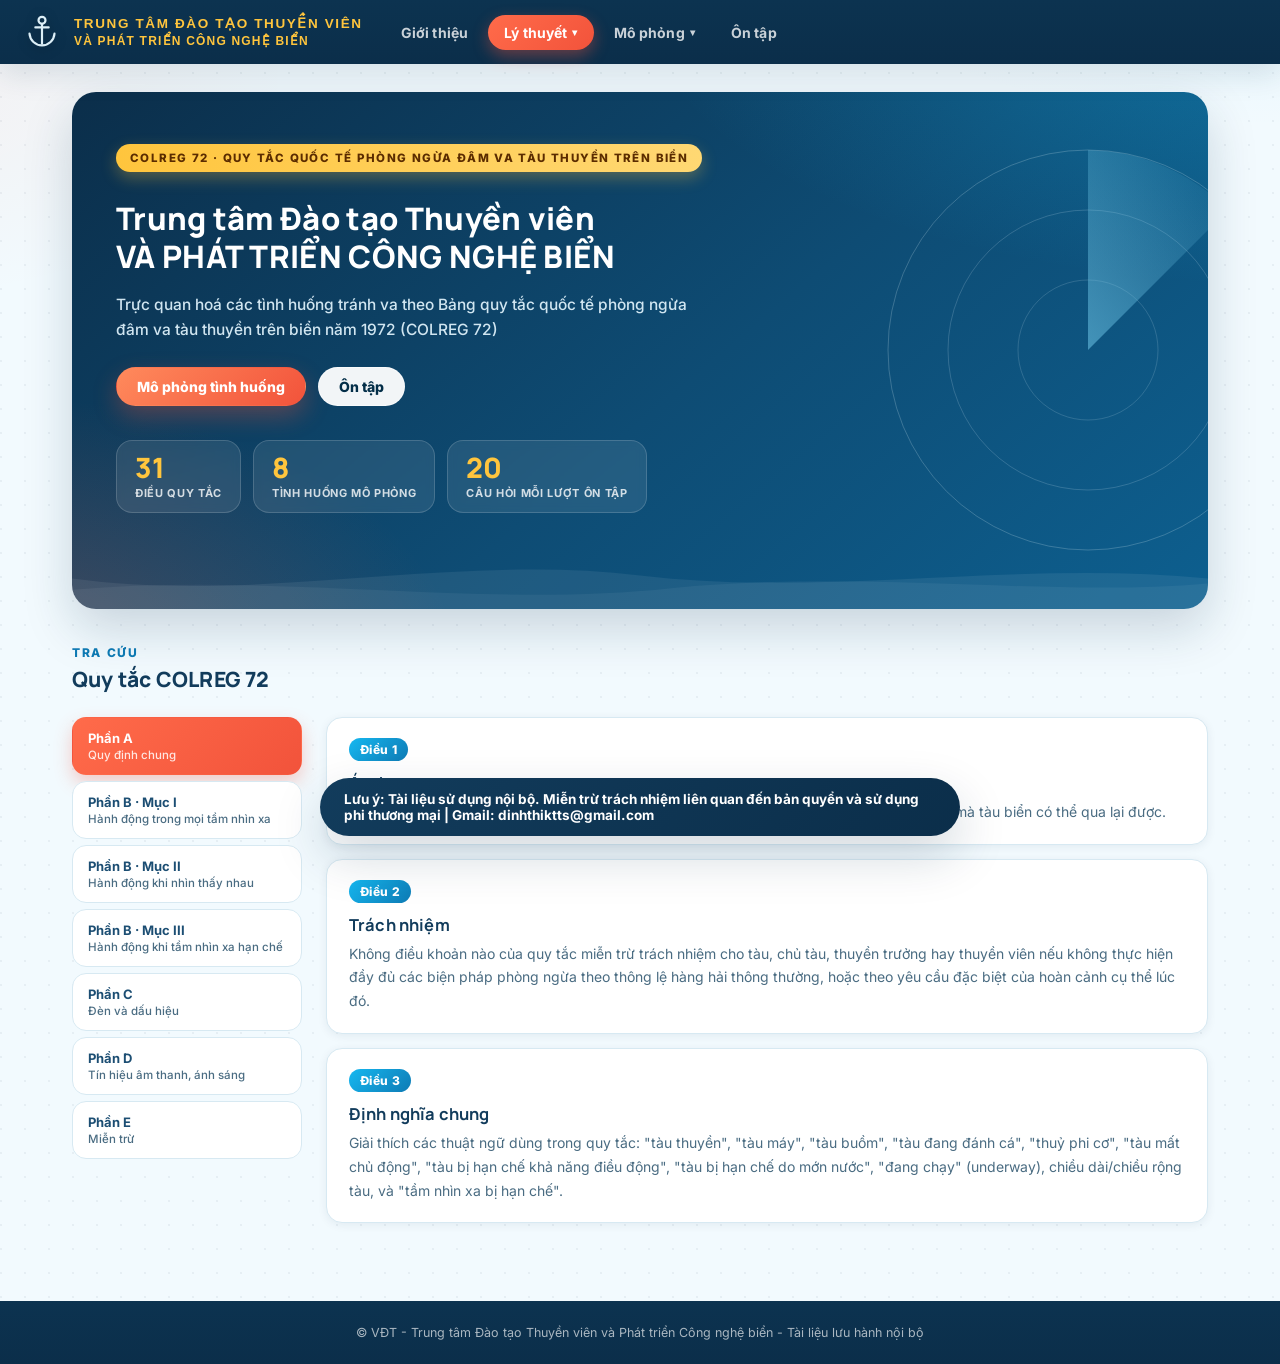
<file: colreg.html>
<!DOCTYPE html>
<html lang="vi">
<head>
<meta charset="UTF-8">
<meta name="viewport" content="width=device-width, initial-scale=1.0, maximum-scale=1">
<title>COLREG72 — Trung tâm Đào tạo Thuyền viên</title>
<link rel="icon" type="image/png" href="https://trungtamdttv.edu.vn/uploads/0/DinhThi/LOGO/logo%20Cty%20(Final)%20.PNG.png">
<link rel="stylesheet" href="app-style.css">
</head>
<body>
<div id="app-shell">
  <header class="topbar">
    <div class="brand">
      <svg id="brand-emblem" class="brand-emblem" viewBox="0 0 48 48" fill="none" xmlns="http://www.w3.org/2000/svg"></svg>
      <div class="brand-text">
  <span class="brand-org" id="org-name-display">TRUNG TÂM ĐÀO TẠO THUYỀN VIÊN</span>
  <span class="brand-app">Ôn tập lý thuyết Luật và các quy định liên quan</span>
</div>
    </div>
<nav class="main-nav" id="main-nav">
      <a class="nav-btn" href="index.html">Giới thiệu</a>
      <div class="nav-dropdown" data-nav-group="theory">
        <button class="nav-btn nav-btn-parent" data-nav-toggle="theory">Lý thuyết <span class="nav-caret">▾</span></button>
        <div class="nav-dropdown-menu theory-menu">
          <div class="nav-submenu-group"><span class="nav-dropdown-item nav-submenu-label">Luật và Quy tắc <span>›</span></span>
            <div class="nav-submenu-menu">
              <button class="nav-dropdown-item" data-view="rules">COLREG72</button>
              <button class="nav-dropdown-item" data-view="fisheries-content">Luật Thủy sản</button>
              <button class="nav-dropdown-item" data-view="maritime-content">Luật Hàng hải</button>
            </div>
          </div>
          <div class="nav-submenu-group"><span class="nav-dropdown-item nav-submenu-label">Khai thác Thủy sản <span>›</span></span>
            <div class="nav-submenu-menu">
              <button class="nav-dropdown-item" data-view="fishing-general">Kiến thức chung</button>
              <button class="nav-dropdown-item" data-view="fishing-profession">Nghề</button>
              <button class="nav-dropdown-item" data-view="fishing-preservation">Bảo quản sản phẩm</button>
            </div>
          </div>
        </div>
      </div>
      <div class="nav-dropdown" data-nav-group="simulation">
        <button class="nav-btn nav-btn-parent" data-nav-toggle="simulation">Mô phỏng <span class="nav-caret">▾</span></button>
        <div class="nav-dropdown-menu">
          <button class="nav-dropdown-item" data-view="scenarios">Tránh va</button>
          <button class="nav-dropdown-item" data-view="fishing-simulation">Khai thác Thủy sản</button>
        </div>
      </div>
      <button class="nav-btn" data-view="quiz">Ôn tập</button>
    </nav>
  </header>
  <main id="view-root"></main>
  <footer class="app-footer">
    <div id="footer-text">© VĐT - Trung tâm Đào tạo Thuyền viên và Phát triển Công nghệ biển - Tài liệu lưu hành nội bộ</div>
  </footer>
</div>

<div id="toast"></div>
<audio id="global-audio-player" preload="none"></audio>

<script>const INITIAL_VIEW = "rules";</script>
<script src="app-shared.js"></script></body>
</html>
</file>
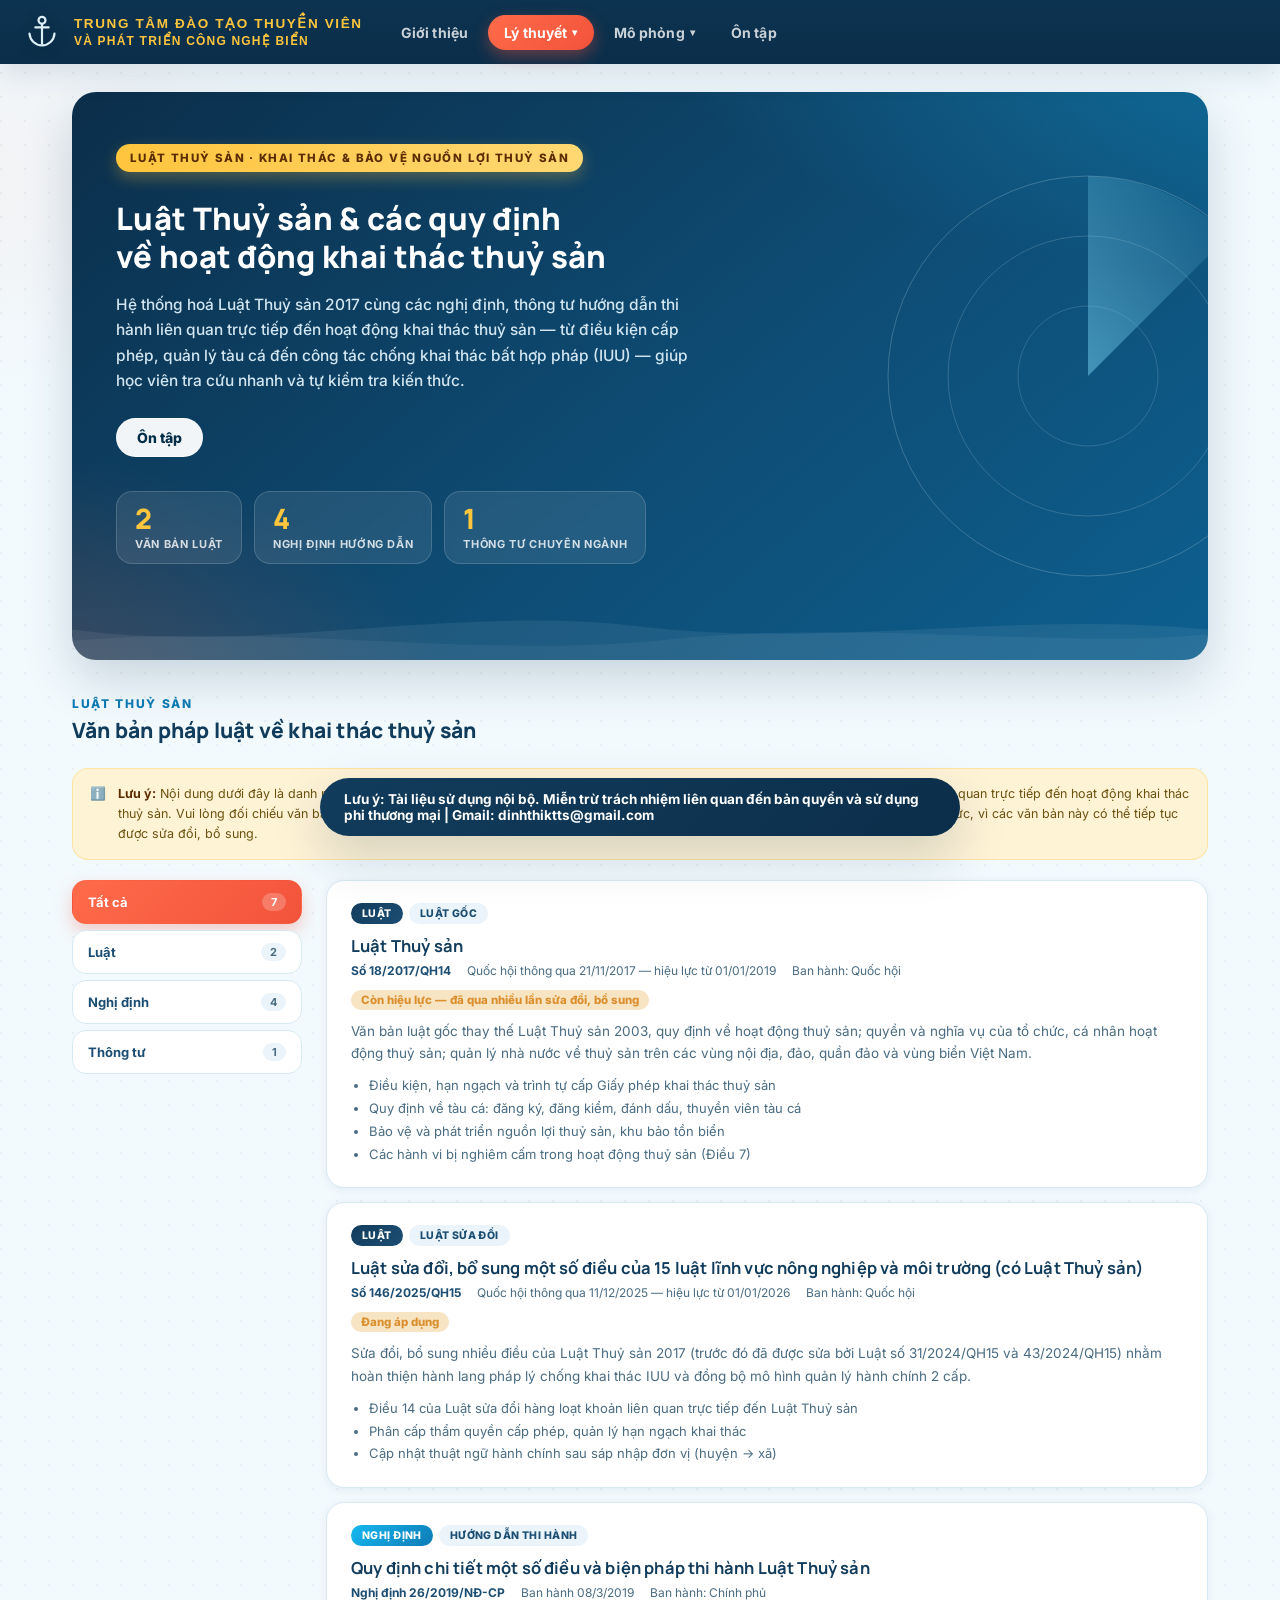
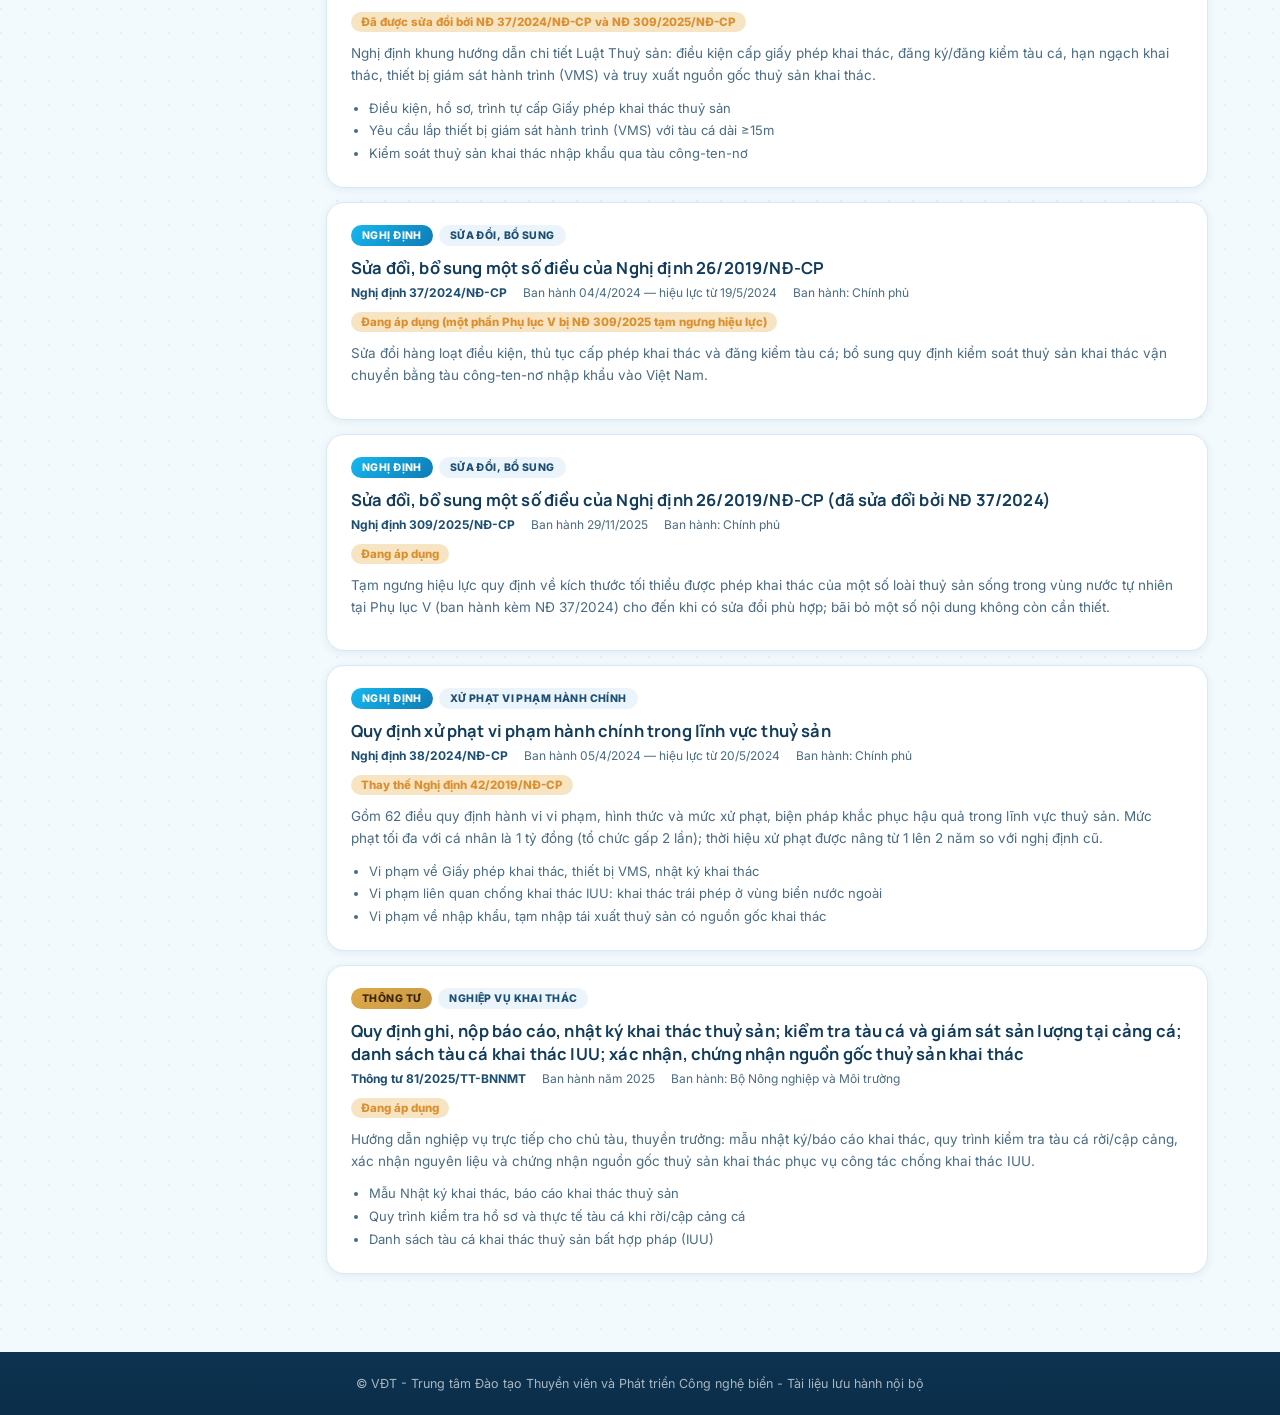
<file: fisheries.html>
<!DOCTYPE html>
<html lang="vi">
<head>
<meta charset="UTF-8">
<meta name="viewport" content="width=device-width, initial-scale=1.0, maximum-scale=1">
<title>Luật Thuỷ sản — Trung tâm Đào tạo Thuyền viên</title>
<link rel="icon" type="image/png" href="https://trungtamdttv.edu.vn/uploads/0/DinhThi/LOGO/logo%20Cty%20(Final)%20.PNG.png">
<link rel="stylesheet" href="app-style.css">
</head>
<body>
<div id="app-shell">
  <header class="topbar">
    <div class="brand">
      <svg id="brand-emblem" class="brand-emblem" viewBox="0 0 48 48" fill="none" xmlns="http://www.w3.org/2000/svg"></svg>
      <div class="brand-text">
  <span class="brand-org" id="org-name-display">TRUNG TÂM ĐÀO TẠO THUYỀN VIÊN</span>
  <span class="brand-app">Ôn tập lý thuyết Luật và các quy định liên quan</span>
</div>
    </div>
<nav class="main-nav" id="main-nav">
      <a class="nav-btn" href="index.html">Giới thiệu</a>
      <div class="nav-dropdown" data-nav-group="theory">
        <button class="nav-btn nav-btn-parent" data-nav-toggle="theory">Lý thuyết <span class="nav-caret">▾</span></button>
        <div class="nav-dropdown-menu theory-menu">
          <div class="nav-submenu-group"><span class="nav-dropdown-item nav-submenu-label">Luật và Quy tắc <span>›</span></span>
            <div class="nav-submenu-menu">
              <button class="nav-dropdown-item" data-view="rules">COLREG72</button>
              <button class="nav-dropdown-item" data-view="fisheries-content">Luật Thủy sản</button>
              <button class="nav-dropdown-item" data-view="maritime-content">Luật Hàng hải</button>
            </div>
          </div>
          <div class="nav-submenu-group"><span class="nav-dropdown-item nav-submenu-label">Khai thác Thủy sản <span>›</span></span>
            <div class="nav-submenu-menu">
              <button class="nav-dropdown-item" data-view="fishing-general">Kiến thức chung</button>
              <button class="nav-dropdown-item" data-view="fishing-profession">Nghề</button>
              <button class="nav-dropdown-item" data-view="fishing-preservation">Bảo quản sản phẩm</button>
            </div>
          </div>
        </div>
      </div>
      <div class="nav-dropdown" data-nav-group="simulation">
        <button class="nav-btn nav-btn-parent" data-nav-toggle="simulation">Mô phỏng <span class="nav-caret">▾</span></button>
        <div class="nav-dropdown-menu">
          <button class="nav-dropdown-item" data-view="scenarios">Tránh va</button>
          <button class="nav-dropdown-item" data-view="fishing-simulation">Khai thác Thủy sản</button>
        </div>
      </div>
      <button class="nav-btn" data-view="quiz">Ôn tập</button>
    </nav>
  </header>
  <main id="view-root"></main>
  <footer class="app-footer">
    <div id="footer-text">© VĐT - Trung tâm Đào tạo Thuyền viên và Phát triển Công nghệ biển - Tài liệu lưu hành nội bộ</div>
  </footer>
</div>

<div id="toast"></div>
<audio id="global-audio-player" preload="none"></audio>

<script>const INITIAL_VIEW = "fisheries-content";</script>
<script src="app-shared.js"></script></body>
</html>
</file>
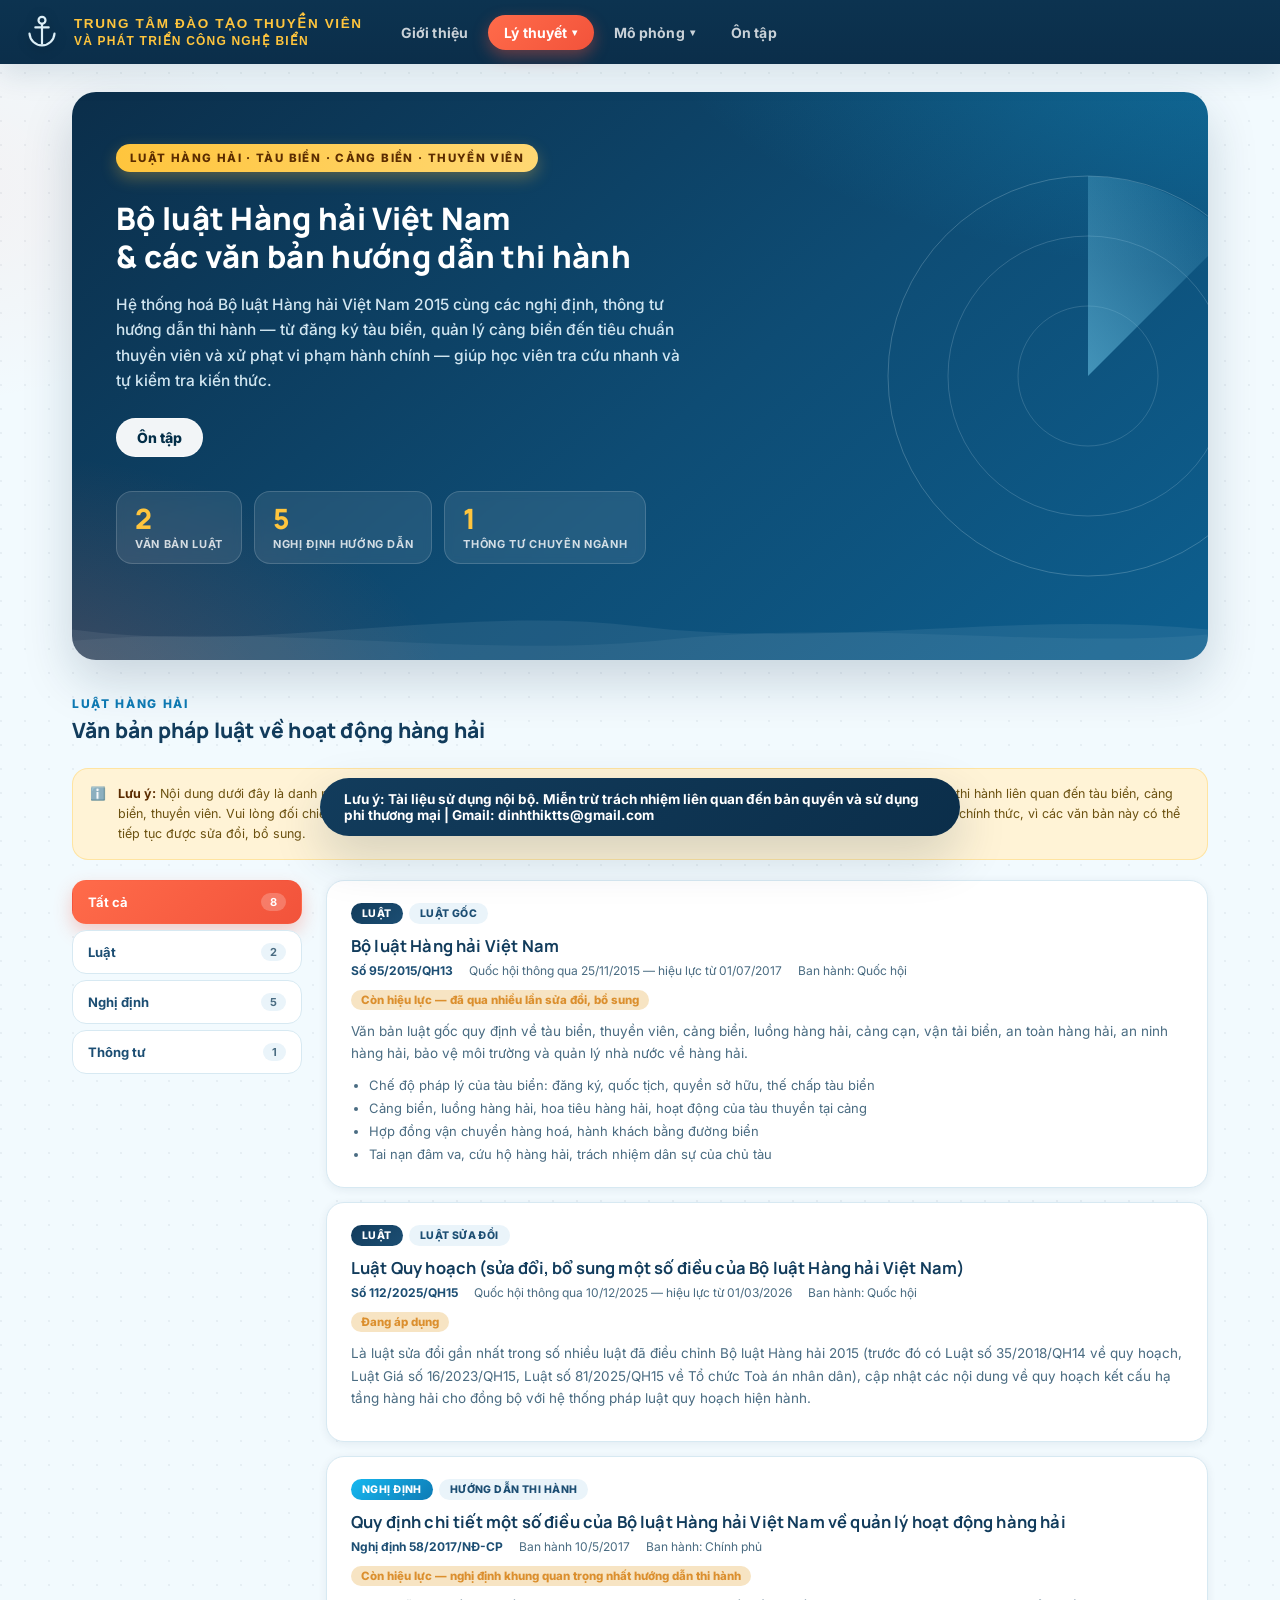
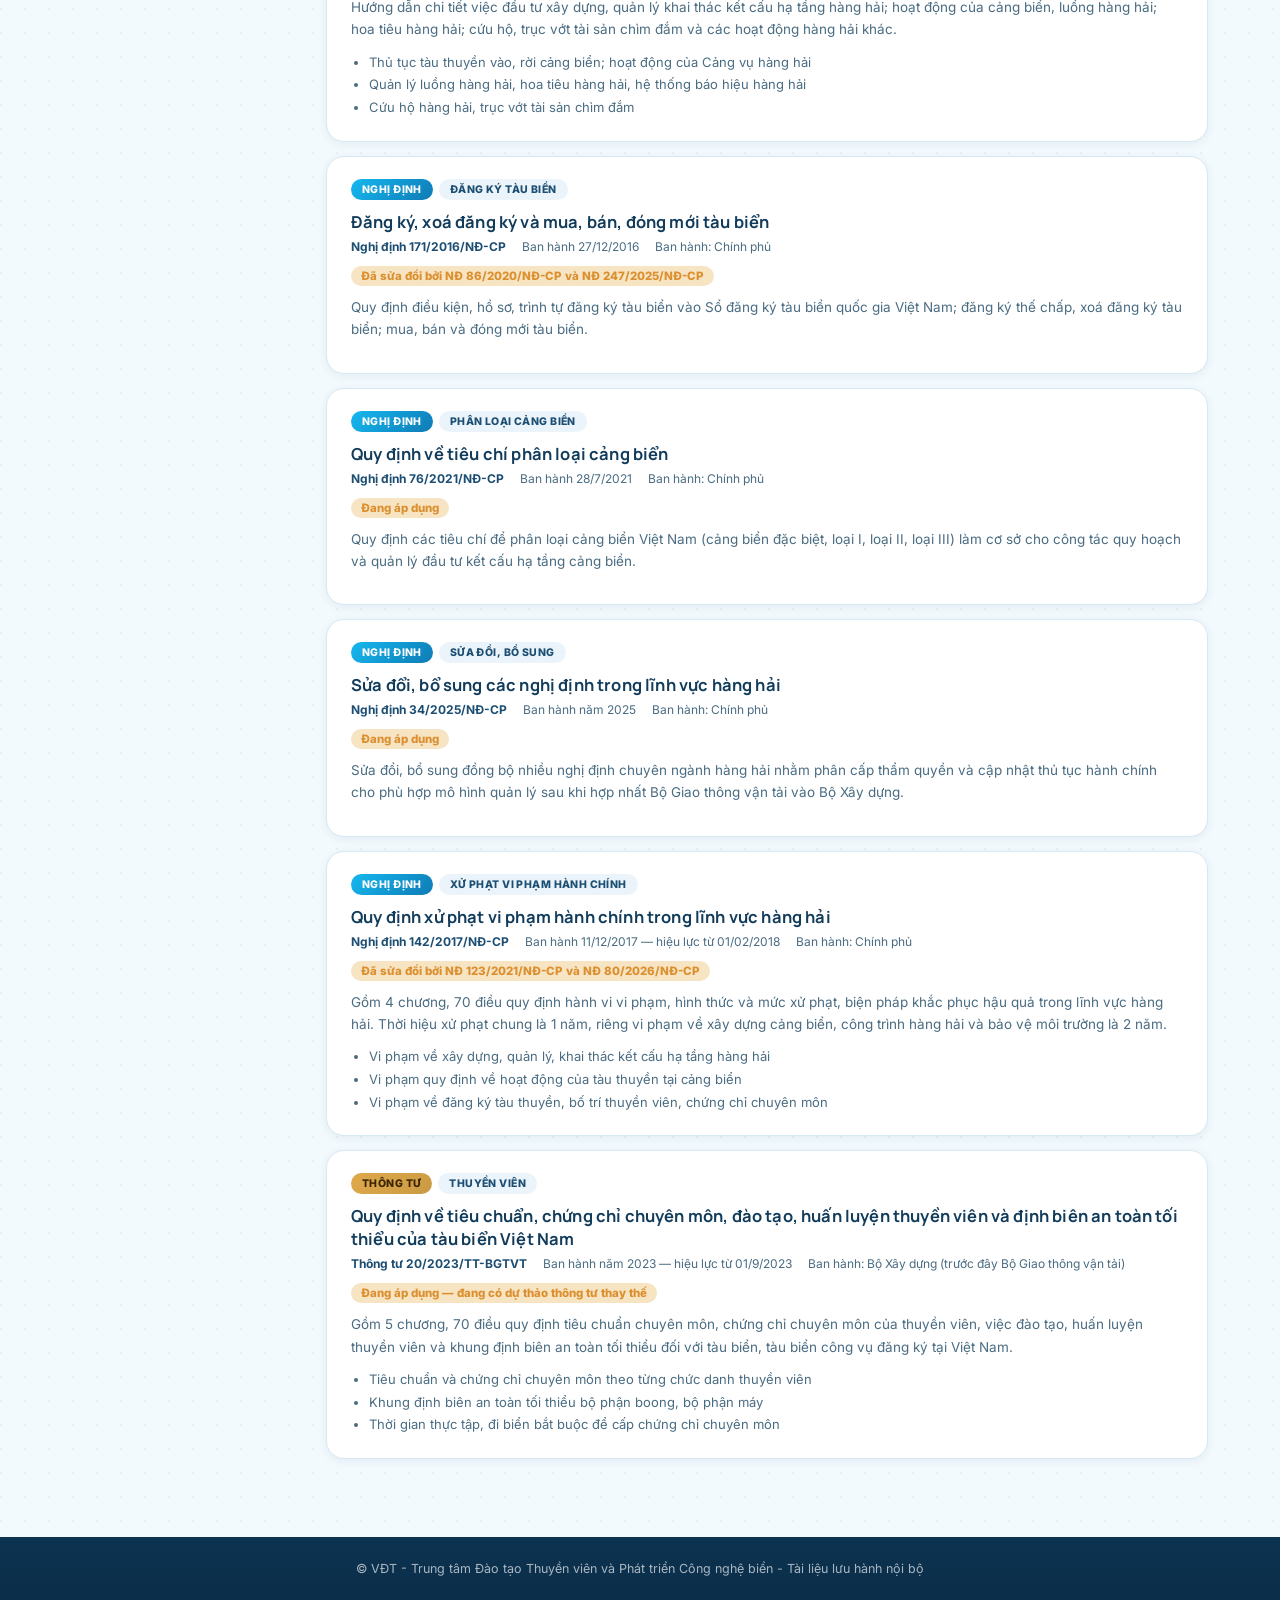
<file: maritime.html>
<!DOCTYPE html>
<html lang="vi">
<head>
<meta charset="UTF-8">
<meta name="viewport" content="width=device-width, initial-scale=1.0, maximum-scale=1">
<title>Luật Hàng hải — Trung tâm Đào tạo Thuyền viên</title>
<link rel="icon" type="image/png" href="https://trungtamdttv.edu.vn/uploads/0/DinhThi/LOGO/logo%20Cty%20(Final)%20.PNG.png">
<link rel="stylesheet" href="app-style.css">
</head>
<body>
<div id="app-shell">
  <header class="topbar">
    <div class="brand">
      <svg id="brand-emblem" class="brand-emblem" viewBox="0 0 48 48" fill="none" xmlns="http://www.w3.org/2000/svg"></svg>
      <div class="brand-text">
  <span class="brand-org" id="org-name-display">TRUNG TÂM ĐÀO TẠO THUYỀN VIÊN</span>
  <span class="brand-app">Ôn tập lý thuyết Luật và các quy định liên quan</span>
</div>
    </div>
<nav class="main-nav" id="main-nav">
      <a class="nav-btn" href="index.html">Giới thiệu</a>
      <div class="nav-dropdown" data-nav-group="theory">
        <button class="nav-btn nav-btn-parent" data-nav-toggle="theory">Lý thuyết <span class="nav-caret">▾</span></button>
        <div class="nav-dropdown-menu theory-menu">
          <div class="nav-submenu-group"><span class="nav-dropdown-item nav-submenu-label">Luật và Quy tắc <span>›</span></span>
            <div class="nav-submenu-menu">
              <button class="nav-dropdown-item" data-view="rules">COLREG72</button>
              <button class="nav-dropdown-item" data-view="fisheries-content">Luật Thủy sản</button>
              <button class="nav-dropdown-item" data-view="maritime-content">Luật Hàng hải</button>
            </div>
          </div>
          <div class="nav-submenu-group"><span class="nav-dropdown-item nav-submenu-label">Khai thác Thủy sản <span>›</span></span>
            <div class="nav-submenu-menu">
              <button class="nav-dropdown-item" data-view="fishing-general">Kiến thức chung</button>
              <button class="nav-dropdown-item" data-view="fishing-profession">Nghề</button>
              <button class="nav-dropdown-item" data-view="fishing-preservation">Bảo quản sản phẩm</button>
            </div>
          </div>
        </div>
      </div>
      <div class="nav-dropdown" data-nav-group="simulation">
        <button class="nav-btn nav-btn-parent" data-nav-toggle="simulation">Mô phỏng <span class="nav-caret">▾</span></button>
        <div class="nav-dropdown-menu">
          <button class="nav-dropdown-item" data-view="scenarios">Tránh va</button>
          <button class="nav-dropdown-item" data-view="fishing-simulation">Khai thác Thủy sản</button>
        </div>
      </div>
      <button class="nav-btn" data-view="quiz">Ôn tập</button>
    </nav>
  </header>
  <main id="view-root"></main>
  <footer class="app-footer">
    <div id="footer-text">© VĐT - Trung tâm Đào tạo Thuyền viên và Phát triển Công nghệ biển - Tài liệu lưu hành nội bộ</div>
  </footer>
</div>

<div id="toast"></div>
<audio id="global-audio-player" preload="none"></audio>

<script>const INITIAL_VIEW = "maritime-content";</script>
<script src="app-shared.js"></script></body>
</html>
</file>
<file: app-style.css>
@import url('https://fonts.googleapis.com/css2?family=Inter:wght@400;500;600;700;800;900&family=Manrope:wght@400;500;600;700;800&display=swap');

:root{
  --ocean-light:#BFE3F0;
  --ocean-pale:#E3F3F9;
  --ocean-mid:#4E9FCB;
  --ocean-deep:#0B2E4A;
  --navy:#123C5C;
  --navy-soft:#1C4E73;
  --foam:#F4FBFF;
  --paper:#FFFFFF;
  /* Bảng màu mới — "Hiện đại & trẻ trung" */
  --coral:#FF6B4A;
  --coral-deep:#F2533B;
  --coral-soft:#FFE9E3;
  --cyan:#16B8F0;
  --cyan-deep:#0E7BB5;
  --cyan-soft:#DFF4FE;
  --sun:#FFC53D;
  --sun-soft:#FFF3D6;
  --brass:#C99A44;
  --brass-soft:#E4C077;
  --giveway:#D6524A;
  --giveway-soft:#F6D9D6;
  --standon:#2F9E68;
  --standon-soft:#D6F0E1;
  --both:#DB8F2E;
  --both-soft:#F7E4C3;
  --ink:#0B2E4A;
  --ink-soft:#4A6C82;
  --line:#D7E9F2;
  --line-soft:#EAF4FA;
  --shadow-sm: 0 2px 10px rgba(11,46,74,0.07);
  --shadow-md: 0 10px 30px rgba(11,46,74,0.12);
  --shadow-lg: 0 20px 50px rgba(11,46,74,0.18);
  --radius-sm: 10px;
  --radius-md: 16px;
  --radius-lg: 24px;
  --font-display: "Manrope", "Segoe UI", Arial, sans-serif;
  --font-body: "Inter", "Segoe UI", Arial, sans-serif;
  --font-mono: "Cascadia Mono", "SF Mono", Consolas, Menlo, monospace;
}
*{box-sizing:border-box;}
html,body{margin:0;padding:0;}
body{
  font-family:var(--font-body);
  color:var(--ink);
  background-color:#F2FAFE;
  background-image:
    radial-gradient(900px 440px at 100% -10%, rgba(22,184,240,0.10), transparent 60%),
    radial-gradient(760px 400px at -10% 6%, rgba(255,107,74,0.07), transparent 55%),
    radial-gradient(circle at 1px 1px, rgba(11,46,74,0.055) 1px, transparent 0);
  background-size:auto, auto, 24px 24px;
  min-height:100vh;
  -webkit-font-smoothing:antialiased;
}
h1,h2,h3,h4{font-family:var(--font-display);color:var(--navy);margin:0 0 8px 0;letter-spacing:0.01em;}
p{line-height:1.65;color:var(--ink-soft);margin:0 0 12px 0;}
button{font-family:var(--font-body);cursor:pointer;}
::selection{background:var(--cyan);color:#fff;}
a{color:var(--cyan-deep);}

/* ===== Layout shell ===== */
#app-shell{min-height:100vh;display:flex;flex-direction:column;}

/* ===== Topbar ===== */
.topbar{
  position:sticky;top:0;z-index:40;
  display:flex;align-items:center;gap:14px;
  padding:12px 22px;
  background:linear-gradient(180deg, #0C3350 0%, var(--ocean-deep) 100%);
  box-shadow:var(--shadow-md);
  flex-wrap:wrap;
}
.brand{display:flex;align-items:center;gap:12px;flex:0 0 auto;}
.brand-emblem{width:40px;height:40px;flex:0 0 auto;filter:drop-shadow(0 2px 6px rgba(0,0,0,0.25));}
.brand-text{display:flex;flex-direction:column;line-height:1.45;}
.brand-org{font-family:"Bahnschrift", "Segoe UI Semibold", "Arial Narrow", "Helvetica Neue", Arial, sans-serif;font-size:13.5px;letter-spacing:0.12em;color:var(--sun);text-transform:uppercase;font-weight:800;}
.brand-app{font-family:"Bahnschrift", "Segoe UI Semibold", "Arial Narrow", "Helvetica Neue", Arial, sans-serif;font-size:12px;letter-spacing:0.1em;color:var(--sun);text-transform:uppercase;font-weight:800;}
.main-nav{display:flex;gap:4px;margin-left:8px;flex:1 1 auto;flex-wrap:wrap;}
.nav-btn{
  border:none;background:transparent;color:rgba(255,255,255,0.78);
  padding:9px 16px;border-radius:999px;font-size:14px;font-weight:700;letter-spacing:0.01em;
  transition:background .15s ease, color .15s ease, transform .15s ease;
  text-decoration:none;display:inline-block;
}
.nav-btn:hover{background:rgba(255,255,255,0.12);color:#fff;}
.nav-btn.active{background:linear-gradient(135deg,var(--coral),var(--coral-deep));color:#fff;box-shadow:0 6px 16px rgba(242,83,59,0.4);}
.nav-dropdown{position:relative;}
.nav-btn-parent{display:inline-flex;align-items:center;gap:5px;}
.nav-caret{display:inline-block;font-size:10px;transition:transform .15s ease;}
.nav-dropdown.open .nav-caret{transform:rotate(180deg);}
.nav-dropdown-menu{
  position:absolute;top:calc(100% + 8px);left:0;min-width:180px;
  background:linear-gradient(180deg,#123C5C,#0B2E4A);border:1px solid rgba(255,255,255,0.12);
  border-radius:14px;box-shadow:var(--shadow-lg);
  padding:8px;display:flex;flex-direction:column;gap:2px;
  opacity:0;visibility:hidden;transform:translateY(-6px);
  transition:opacity .15s ease, transform .15s ease, visibility .15s ease;
  z-index:50;
}
.nav-dropdown.open .nav-dropdown-menu,
.nav-dropdown:hover .nav-dropdown-menu{opacity:1;visibility:visible;transform:translateY(0);}
.nav-dropdown-item{
  display:block;width:100%;text-align:left;border:none;background:transparent;
  color:rgba(255,255,255,0.82);padding:9px 13px;border-radius:10px;font-size:13.5px;font-weight:600;
}
.nav-dropdown-item:hover{background:rgba(255,255,255,0.12);color:#fff;}
.nav-dropdown-item.active{background:linear-gradient(135deg,var(--coral),var(--coral-deep));color:#fff;}
.nav-submenu-group{position:relative;}
.nav-submenu-label{display:flex;justify-content:space-between;align-items:center;cursor:default;white-space:nowrap;}
.nav-submenu-menu{position:absolute;left:calc(100% + 6px);top:-8px;min-width:190px;background:linear-gradient(180deg,#123C5C,#0B2E4A);border:1px solid rgba(255,255,255,.12);border-radius:14px;box-shadow:var(--shadow-lg);padding:8px;display:flex;flex-direction:column;gap:2px;opacity:0;visibility:hidden;transform:translateX(-6px);transition:opacity .15s ease,transform .15s ease,visibility .15s ease;z-index:60;}
.nav-submenu-group:hover>.nav-submenu-menu{opacity:1;visibility:visible;transform:translateX(0);}
.nav-submenu-group:hover>.nav-submenu-label{background:var(--cyan-soft);color:#082238;}
.nav-submenu-menu .nav-dropdown-item:hover{background:var(--cyan-soft);color:#082238;}
@media(max-width:720px){.nav-submenu-menu{position:static;display:none;opacity:1;visibility:visible;transform:none;box-shadow:none;border:none;padding:2px 0 2px 10px;}.nav-submenu-group:hover>.nav-submenu-menu{display:flex;}}

/* ===== Buttons ===== */
.btn{
  display:inline-flex;align-items:center;justify-content:center;gap:6px;
  background:#ffffff;border:1.5px solid transparent;color:#032e48;
  border-radius:999px;padding:10px 20px;font-size:14px;font-weight:800;
  transition:transform .12s ease, box-shadow .15s ease, background .15s ease, border-color .15s ease;
  text-decoration:none;
}
.btn:hover{transform:translateY(-1px);}
.btn:active{transform:translateY(1px);}
.btn-primary{background:linear-gradient(135deg,#FF8A5C,var(--coral-deep));color:#fff;box-shadow:0 10px 24px rgba(242,83,59,0.32);}
.btn-primary:hover{background:linear-gradient(135deg,var(--coral-deep),#E0452E);}
.btn-outline{background:#ffffff;border-color:rgba(255,255,255,0.5);color:#032e48;}
.btn-outline:hover{background:rgba(255,255,255,0.12);}

.hero-quiz-btn{background:rgba(255,255,255,0.95);border-color:rgba(255,255,255,0.5);color:#032e48;}
.hero-quiz-btn:hover{background:#fff;}

.btn-brass{background:var(--brass);color:#fff;}
.btn-brass:hover{background:#b5893c;}
.btn-danger{background:linear-gradient(135deg,#E8503F,#C93B2B);color:#fff;box-shadow:0 8px 18px rgba(201,59,43,0.28);}
.btn-danger:hover{background:#C93B2B;}
.btn-ghost{background:transparent;border-color:var(--line);color:var(--navy);}
.btn-ghost:hover{background:var(--line-soft);}
.btn-sm{padding:7px 14px;font-size:12.5px;border-radius:999px;}
.btn:disabled{opacity:0.5;cursor:not-allowed;}

/* ===== Main / Views ===== */
main{flex:1 1 auto;padding:28px 22px 64px;max-width:1180px;margin:0 auto;width:100%;}
.view{animation:fadeIn .25s ease;}
@keyframes fadeIn{from{opacity:0;transform:translateY(6px);}to{opacity:1;transform:translateY(0);}}

/* ===== Banner ảnh tự động thay đổi ===== */
.banner-carousel{position:relative;width:100%;overflow:hidden;border-radius:var(--radius-lg);margin-bottom:20px;box-shadow:var(--shadow-md);background:var(--navy);}
.banner-carousel-img{width:100%;height:300px;object-fit:cover;display:block;transition:opacity .35s ease;}
.banner-carousel-dots{position:absolute;bottom:14px;left:50%;transform:translateX(-50%);display:flex;gap:8px;z-index:2;}
.banner-carousel-dot{width:9px;height:9px;border-radius:50%;background:rgba(255,255,255,0.5);cursor:pointer;border:none;padding:0;transition:background .15s ease, transform .15s ease;}
.banner-carousel-dot.active{background:var(--coral);transform:scale(1.25);}
.banner-carousel-arrow{position:absolute;top:50%;transform:translateY(-50%);background:rgba(11,46,74,0.45);color:#fff;border:none;width:34px;height:34px;border-radius:50%;cursor:pointer;font-size:18px;display:flex;align-items:center;justify-content:center;z-index:2;line-height:1;}
.banner-carousel-arrow:hover{background:rgba(11,46,74,0.75);}
.banner-carousel-arrow.prev{left:12px;}
.banner-carousel-arrow.next{right:12px;}
@media (max-width:720px){ .banner-carousel-img{height:190px;} }

/* ===== Hero (các trang nội dung) ===== */
.hero{
  position:relative;overflow:hidden;
  background:
    radial-gradient(1100px 480px at 108% -18%, rgba(22,184,240,0.34), transparent 60%),
    radial-gradient(800px 460px at -8% 112%, rgba(255,107,74,0.26), transparent 60%),
    linear-gradient(140deg, #0B2E4A 0%, #0E4C74 55%, #0D5F8F 100%);
  border-radius:var(--radius-lg);
  padding:52px 44px 96px;color:#fff;margin-bottom:28px;
  box-shadow:var(--shadow-lg);
}
.hero::after{
  content:"";position:absolute;left:0;right:0;bottom:0;height:64px;
  background-image:url("data:image/svg+xml,%3Csvg xmlns='http://www.w3.org/2000/svg' viewBox='0 0 1440 80' preserveAspectRatio='none'%3E%3Cpath d='M0 42 C240 74 480 10 720 38 C960 66 1200 18 1440 42 L1440 80 L0 80 Z' fill='rgba(255,255,255,0.07)'/%3E%3Cpath d='M0 56 C260 34 520 80 760 54 C1000 30 1240 66 1440 48 L1440 80 L0 80 Z' fill='rgba(255,255,255,0.05)'/%3E%3C/svg%3E");
  background-size:100% 100%;background-repeat:no-repeat;pointer-events:none;
}
.hero-radar{position:absolute;right:-90px;top:50%;transform:translateY(-50%);width:420px;height:420px;opacity:1;pointer-events:none;}
.hero-sweep{transform-origin:210px 210px;animation:sweep 6s linear infinite;}
@media (prefers-reduced-motion: reduce){.hero-sweep{animation:none;}}
@keyframes sweep{from{transform:rotate(0deg);}to{transform:rotate(360deg);}}
.radar-blip{animation:blipPulse 1.6s ease-in-out infinite;transform-origin:center;}
@keyframes blipPulse{0%,100%{opacity:1;}50%{opacity:0.35;}}
@media (prefers-reduced-motion: reduce){.radar-blip{animation:none;}}
.hero-eyebrow{
  display:inline-flex;align-items:center;gap:8px;flex-wrap:wrap;
  font-family:var(--font-body);font-size:11.5px;letter-spacing:0.12em;color:#5B2C00;
  text-transform:uppercase;font-weight:800;margin-bottom:14px;
  background:linear-gradient(90deg,var(--sun),#FFD873);
  padding:7px 14px;border-radius:999px;box-shadow:0 6px 16px rgba(255,197,61,0.3);
}
.hero h1{color:#fff;font-size:31px;line-height:1.22;margin-bottom:16px;margin-top:14px;font-weight:800;letter-spacing:0.01em;max-width:720px;}
.hero p.lead{color:rgba(226,244,253,0.92);max-width:580px;font-size:15.5px;font-weight:500;}
.hero-actions{display:flex;gap:12px;margin-top:24px;flex-wrap:wrap;}
.hero-stats{display:flex;gap:12px;margin-top:34px;flex-wrap:wrap;position:relative;z-index:1;}
.hero-stats>div{background:rgba(255,255,255,0.09);border:1px solid rgba(255,255,255,0.16);backdrop-filter:blur(4px);border-radius:16px;padding:12px 18px;min-width:118px;}
.hero-stat-num{font-family:var(--font-display);font-size:28px;color:var(--sun);line-height:1;font-weight:800;}
.hero-stat-label{font-family:var(--font-body);font-size:11px;color:rgba(255,255,255,0.8);letter-spacing:0.06em;text-transform:uppercase;margin-top:5px;font-weight:700;}

/* ===== Section headers ===== */
.section-head{display:flex;align-items:flex-end;justify-content:space-between;gap:16px;margin:36px 0 16px;flex-wrap:wrap;}
.section-head h2{font-size:21px;font-weight:800;}
.section-eyebrow{font-family:var(--font-body);font-size:12px;color:var(--cyan-deep);letter-spacing:0.14em;text-transform:uppercase;margin-bottom:5px;display:block;font-weight:800;}

/* ===== Cards ===== */
.card{
  background:var(--paper);border:1px solid var(--line);border-radius:var(--radius-md);
  box-shadow:var(--shadow-sm);
}
.grid-cards{display:grid;grid-template-columns:repeat(auto-fill,minmax(240px,1fr));gap:16px;}

/* ===== Mô phỏng nghề lưới vây ===== */
.purse-seine-svg{display:block;width:100%;max-height:520px;background:#0B2E4A;border-radius:16px;}
.purse-boat{transform:translate(310px,210px);}
.purse-net{opacity:.18;transform-origin:310px 210px;}
.purse-fish-school{opacity:1;}
.purse-seine-controls{display:flex;align-items:center;gap:14px;justify-content:center;flex-wrap:wrap;margin-top:14px;}
.purse-seine-stage{font-size:13px;color:var(--ink-soft);}
.purse-seine-sim.is-playing .purse-boat{animation:purseBoat 10s linear 1 both;}
.purse-seine-sim.is-playing .purse-net{animation:purseNet 10s ease-in-out 1 both;}
.purse-seine-sim.is-playing .purse-fish-school{animation:purseFish 10s ease-in-out 1 both;}
@keyframes purseBoat{0%{transform:translate(70px,330px) rotate(25deg)}12%{transform:translate(120px,245px) rotate(25deg)}24%{transform:translate(210px,105px) rotate(25deg)}36%{transform:translate(350px,78px) rotate(90deg)}48%{transform:translate(500px,155px) rotate(115deg)}60%{transform:translate(455px,285px) rotate(160deg)}72%{transform:translate(310px,340px) rotate(205deg)}84%{transform:translate(135px,300px) rotate(250deg)}100%{transform:translate(70px,330px) rotate(295deg)}}
@keyframes purseNet{0%,45%{opacity:.05;transform:scale(.15)}58%{opacity:.85;transform:scale(1)}72%{opacity:.9;transform:scale(1)}88%{opacity:1;transform:scale(.62)}100%{opacity:1;transform:scale(.38)}}
@keyframes purseFish{0%,55%{transform:translate(0,0)}78%{transform:translate(0,8px)}100%{transform:translate(0,24px);opacity:.35}}

/* ===== Banner trang giới thiệu nghề khai thác ===== */
.fishing-banner{position:relative;overflow:hidden;display:flex;align-items:center;gap:22px;min-height:170px;padding:28px 34px;margin:-4px 0 22px;border-radius:20px;color:#fff;background:linear-gradient(120deg,#082238,#17638a);box-shadow:var(--shadow-md);}
.fishing-banner::after{content:"";position:absolute;right:-70px;top:-120px;width:330px;height:330px;border:1px solid rgba(191,227,240,.25);border-radius:50%;box-shadow:0 0 0 28px rgba(191,227,240,.05),0 0 0 62px rgba(191,227,240,.035);}
.fishing-banner>div:last-child{position:relative;z-index:1;display:flex;flex-direction:column;gap:8px;}
.fishing-banner span{font-size:10px;font-weight:800;letter-spacing:.16em;color:#83d4ee;}
.fishing-banner strong{font-family:var(--font-display);font-size:25px;line-height:1.2;color:#fff;max-width:620px;}
.fishing-banner-art{position:relative;z-index:1;display:flex;align-items:center;justify-content:center;min-width:170px;height:105px;border:1px solid rgba(255,255,255,.2);border-radius:18px;background:rgba(255,255,255,.08);font-size:31px;letter-spacing:5px;filter:saturate(.9);}
.fishing-banner-fishing-purse-seine{background:linear-gradient(120deg,#07334d,#1b7793);}
.fishing-banner-fishing-gillnet{background:linear-gradient(120deg,#123c5c,#287b9b);}
.fishing-banner-fishing-trawl{background:linear-gradient(120deg,#183850,#315a73);}
.fishing-banner-fishing-longline{background:linear-gradient(120deg,#092d4b,#236786);}
.fishing-banner-fishing-lift-net{background:linear-gradient(120deg,#143a50,#3b7590);}
@media(max-width:620px){.fishing-banner{padding:22px;gap:14px;min-height:145px;}.fishing-banner-art{min-width:105px;height:82px;font-size:22px;}.fishing-banner strong{font-size:19px;}.fishing-banner span{font-size:8px;}}

/* ===== Trang Giới thiệu — bố cục mới ===== */
.introduction-view{max-width:1100px;margin:0 auto;}

/* khối hiện dần khi cuộn */
[data-reveal]{opacity:0;transform:translateY(22px);transition:opacity .6s ease, transform .6s ease;transition-delay:var(--d,0ms);}
[data-reveal].is-visible{opacity:1;transform:translateY(0);}
@media (prefers-reduced-motion: reduce){[data-reveal]{opacity:1;transform:none;transition:none;}}

.section-sub{font-size:13px;color:var(--ink-soft);margin:0;}

/* 3 lĩnh vực */
.home-fields{display:grid;grid-template-columns:repeat(3,1fr);gap:18px;}
.home-field-card{
  position:relative;overflow:hidden;display:flex;flex-direction:column;align-items:flex-start;gap:8px;text-align:left;
  border:1.5px solid var(--line);background:#fff;border-radius:20px;padding:28px 24px 24px;color:var(--ink);
  cursor:pointer;box-shadow:var(--shadow-sm);
  transition:transform .2s ease, box-shadow .25s ease, border-color .2s ease;
}
.home-field-card::before{content:"";position:absolute;left:0;right:0;top:0;height:4px;background:linear-gradient(90deg,var(--cyan),var(--coral),var(--sun));opacity:0;transition:opacity .25s ease;}
.home-field-card:hover{transform:translateY(-6px);box-shadow:var(--shadow-lg);border-color:rgba(22,184,240,0.35);}
.home-field-card:hover::before{opacity:1;}
.home-field-ic{width:56px;height:56px;border-radius:16px;display:flex;align-items:center;justify-content:center;font-size:28px;background:var(--line-soft);margin-bottom:8px;transition:transform .25s ease;}
.home-field-card:hover .home-field-ic{transform:scale(1.12) rotate(-6deg);}
.home-field-card.f-colreg .home-field-ic{background:var(--cyan-soft);}
.home-field-card.f-fisheries .home-field-ic{background:#EAFBE0;}
.home-field-card.f-maritime .home-field-ic{background:var(--sun-soft);}
.home-field-no{position:absolute;top:18px;right:22px;font-family:var(--font-display);font-size:36px;font-weight:800;line-height:1;color:var(--line);transition:color .2s ease;}
.home-field-card:hover .home-field-no{color:var(--coral-soft);}
.home-field-card h3{font-size:18px;color:var(--navy);margin:0;}
.home-field-card p{font-size:13.5px;color:var(--ink-soft);margin:0;flex:1;}
.home-field-go{margin-top:8px;font-size:13px;font-weight:800;color:var(--coral);display:inline-flex;align-items:center;gap:6px;}
.home-field-go i{font-style:normal;display:inline-block;transition:transform .2s ease;}
.home-field-card:hover .home-field-go i{transform:translateX(4px);}

/* Về Trung tâm */
.home-about{display:grid;grid-template-columns:1.4fr 1fr;gap:18px;margin-top:26px;}
.home-about-main{background:#fff;border:1.5px solid var(--line);border-radius:20px;padding:30px 32px;box-shadow:var(--shadow-sm);}
.home-about-main h2{font-size:22px;margin:8px 0 10px;}
.home-about-main>p{font-size:14px;line-height:1.7;margin:0;}
.home-about-list{list-style:none;margin:18px 0 0;padding:0;display:grid;grid-template-columns:1fr 1fr;gap:10px 18px;}
.home-about-list li{font-size:13.5px;color:var(--ink-soft);display:flex;align-items:flex-start;gap:9px;line-height:1.5;}
.home-about-list li::before{content:"✓";color:#fff;background:var(--standon);width:18px;height:18px;border-radius:50%;display:inline-flex;align-items:center;justify-content:center;font-size:11px;font-weight:800;flex:0 0 auto;margin-top:1px;}
.home-about-side{display:flex;flex-direction:column;gap:16px;}
.home-photo{
  position:relative;flex:1;min-height:210px;border-radius:20px;overflow:hidden;
  background-image:
    linear-gradient(180deg, rgba(11,46,74,0.05) 0%, rgba(11,46,74,0.42) 100%),
    url("fishing-boat-dawn.jpg");
  background-size:cover;background-position:center;background-repeat:no-repeat;
  box-shadow:var(--shadow-md);border:1.5px solid rgba(255,255,255,0.18);
  transition:transform .3s ease;
}
.home-photo:hover{transform:scale(1.015);}
.home-live-chip{display:flex;align-items:center;gap:9px;justify-content:center;background:var(--standon-soft);border:1.5px solid rgba(47,158,104,.3);color:#1E7A4B;font-weight:700;font-size:12.5px;padding:13px 16px;border-radius:14px;}

/* Lưu ý & Bản quyền */
.home-notices{display:grid;grid-template-columns:1fr 1fr;gap:18px;margin-top:22px;}
.home-notice{padding:26px 26px 24px;border-radius:20px;}
.home-notice.notice-warn{border-top:4px solid var(--sun);}
.home-notice.notice-copy{border-top:4px solid var(--cyan);}
.home-notice-ic{font-size:24px;display:block;margin-bottom:10px;}
.home-notice h3{font-size:16.5px;margin-bottom:10px;}
.home-notice ul{margin:0;padding:0;list-style:none;}
.home-notice ul li{font-size:13px;color:var(--ink-soft);line-height:1.7;padding-left:18px;position:relative;margin-bottom:6px;}
.home-notice ul li::before{content:"•";position:absolute;left:0;color:var(--both);font-weight:800;}
.home-notice p{font-size:13px;color:var(--ink-soft);line-height:1.7;margin-bottom:8px;}
.home-notice p:last-child{margin-bottom:0;}

/* CTA band */

/* Liên hệ */
.home-contact{display:flex;align-items:center;gap:18px;flex-wrap:wrap;margin-top:20px;padding:20px 26px;border-radius:18px;}
.home-contact-ic{width:50px;height:50px;border-radius:14px;background:var(--cyan-soft);display:flex;align-items:center;justify-content:center;font-size:23px;flex:0 0 auto;}
.home-contact-info{display:flex;flex-direction:column;gap:3px;min-width:200px;}
.home-contact-info strong{font-size:11.5px;color:var(--ink-soft);text-transform:uppercase;letter-spacing:.06em;}
.home-contact-info span{font-size:13.5px;color:var(--navy);font-weight:600;}

/* responsive */
@media (max-width:900px){
  .home-fields{grid-template-columns:1fr 1fr;}
  .home-about{grid-template-columns:1fr;}
  .home-notices{grid-template-columns:1fr;}
}
@media (max-width:620px){
  .home-fields{grid-template-columns:1fr;}
  .home-about-list{grid-template-columns:1fr;}
  .intro-grid{grid-template-columns:1fr;}
}

/* giữ lại cho nội dung lý thuyết khai thác (nếu sau này bật lại) */
.intro-grid{display:grid;grid-template-columns:repeat(2,minmax(0,1fr));gap:16px;}
.intro-card{padding:24px;}
.intro-card h3{font-size:17px;color:var(--navy);margin-bottom:10px;}
.intro-card p,.intro-card li{font-size:13.5px;line-height:1.7;color:var(--ink-soft);}
.intro-card ol,.intro-card ul{margin:0;padding-left:21px;}

/* ===== Rules view ===== */
.rules-layout{display:grid;grid-template-columns:230px 1fr;gap:24px;align-items:start;}
.rules-parts{display:flex;flex-direction:column;gap:6px;position:sticky;top:88px;}
.part-btn{
  text-align:left;border:1.5px solid var(--line);background:var(--paper);border-radius:14px;
  padding:12px 15px;font-size:13px;font-weight:700;color:var(--navy-soft);
  transition:transform .12s ease, box-shadow .15s ease, background .15s ease;
}
.part-btn:hover{transform:translateY(-1px);box-shadow:var(--shadow-sm);border-color:var(--cyan);}
.part-btn small{display:block;font-weight:500;color:var(--ink-soft);font-size:11.5px;margin-top:2px;}
.part-btn.active{background:linear-gradient(135deg,var(--coral),var(--coral-deep));color:#fff;border-color:transparent;box-shadow:0 8px 18px rgba(242,83,59,0.28);}
.part-btn.active small{color:rgba(255,255,255,0.85);}
.rule-item{padding:20px 22px;margin-bottom:14px;}
.rule-item .rule-num{
  display:inline-block;font-family:var(--font-body);font-size:12px;font-weight:800;color:#fff;
  background:linear-gradient(135deg,var(--cyan),var(--cyan-deep));padding:4px 11px;border-radius:999px;margin-bottom:10px;letter-spacing:0.03em;
}
.rule-item h3{font-size:16.5px;margin-bottom:6px;}
.rule-item .rule-body{font-size:14px;color:var(--ink-soft);white-space:pre-line;line-height:1.7;}

/* ===== Luật Thuỷ sản / Hàng hải — trang Nội dung ===== */
.fs-disclaimer{
  display:flex;gap:12px;align-items:flex-start;background:var(--sun-soft);border:1px solid rgba(255,197,61,0.35);
  border-radius:var(--radius-md);padding:15px 17px;font-size:12.5px;color:#6B5110;margin-bottom:20px;line-height:1.6;
}
.fs-disclaimer b{color:#5B2C00;}
.fs-doc-card{padding:22px 24px;margin-bottom:14px;border-radius:18px;}
.fs-doc-card:hover{box-shadow:var(--shadow-md);}
.fs-doc-head{display:flex;align-items:flex-start;justify-content:space-between;gap:12px;flex-wrap:wrap;margin-bottom:8px;}
.fs-doc-badges{display:flex;gap:6px;flex-wrap:wrap;margin-bottom:10px;}
.fs-doc-badge{font-size:10.5px;font-weight:800;letter-spacing:0.04em;text-transform:uppercase;padding:4px 11px;border-radius:999px;background:var(--navy);color:#fff;}
.fs-doc-badge.type-luat{background:linear-gradient(135deg,#123C5C,var(--navy-soft));}
.fs-doc-badge.type-nghidinh{background:linear-gradient(135deg,var(--cyan),var(--cyan-deep));}
.fs-doc-badge.type-thongtu{background:linear-gradient(135deg,#E0A94B,#C99A44);color:#3A2400;}
.fs-doc-badge.tag{background:var(--line-soft);color:var(--navy-soft);}
.fs-doc-card h3{font-size:16.5px;margin-bottom:6px;}
.fs-doc-meta{font-size:12px;color:var(--ink-soft);margin-bottom:10px;display:flex;flex-wrap:wrap;gap:4px 16px;}
.fs-doc-meta span b{color:var(--navy-soft);font-weight:700;}
.fs-doc-status{display:inline-block;font-size:11.5px;font-weight:800;padding:3px 10px;border-radius:999px;margin-bottom:10px;color:var(--both);background:var(--both-soft);}
.fs-doc-summary{font-size:13.5px;color:var(--ink-soft);margin-bottom:10px;line-height:1.65;}
.fs-doc-points{margin:0;padding-left:18px;font-size:13px;color:var(--ink-soft);line-height:1.75;}
.fs-group-btn{
  text-align:left;border:1.5px solid var(--line);background:var(--paper);border-radius:14px;
  padding:12px 15px;font-size:13px;font-weight:700;color:var(--navy-soft);display:flex;justify-content:space-between;align-items:center;gap:8px;
  transition:transform .12s ease, box-shadow .15s ease, background .15s ease;
}
.fs-group-btn:hover{transform:translateY(-1px);border-color:var(--cyan);box-shadow:var(--shadow-sm);}
.fs-group-btn small{font-weight:700;color:var(--ink-soft);background:var(--line-soft);padding:2px 9px;border-radius:999px;font-size:11px;}
.fs-group-btn.active{background:linear-gradient(135deg,var(--coral),var(--coral-deep));color:#fff;border-color:transparent;box-shadow:0 8px 18px rgba(242,83,59,0.28);}
.fs-group-btn.active small{background:rgba(255,255,255,0.22);color:#fff;}
.rule-edit-row{display:flex;justify-content:flex-end;margin-top:8px;}

/* ===== Scenario list ===== */
.scenario-card{padding:22px;cursor:pointer;transition:transform .15s ease, box-shadow .15s ease, border-color .15s ease;position:relative;overflow:hidden;border-radius:18px;}
.scenario-card:hover{transform:translateY(-3px);box-shadow:var(--shadow-md);border-color:var(--cyan);}
.scenario-card .tag{
  display:inline-flex;align-items:center;gap:5px;font-family:var(--font-body);font-size:11px;font-weight:800;
  padding:4px 11px;border-radius:999px;letter-spacing:0.03em;margin-bottom:12px;text-transform:uppercase;
}
.tag-giveway{background:var(--giveway-soft);color:var(--giveway);}
.tag-standon{background:var(--standon-soft);color:var(--standon);}
.tag-both{background:var(--both-soft);color:var(--both);}
.tag-neutral{background:var(--cyan-soft);color:var(--cyan-deep);}
.scenario-card h3{font-size:16.5px;margin-bottom:6px;}
.scenario-card p{font-size:13.5px;margin-bottom:0;}
.scenario-card .rule-ref{font-family:var(--font-body);font-size:11.5px;color:var(--ink-soft);margin-top:12px;font-weight:600;}
.scenario-card .mini-radar{position:absolute;right:-30px;bottom:-30px;width:110px;height:110px;opacity:0.12;}

/* ===== Scenario detail ===== */
.scenario-detail{padding:28px;border-radius:20px;}
.scenario-detail-head{display:flex;justify-content:space-between;align-items:flex-start;gap:16px;flex-wrap:wrap;margin-bottom:18px;}
.back-link{display:inline-flex;align-items:center;gap:6px;font-size:13px;font-weight:800;color:var(--cyan-deep);background:none;border:none;padding:0;margin-bottom:14px;}
.back-link:hover{text-decoration:underline;}
.detail-grid{display:grid;grid-template-columns:1fr 1fr;gap:26px;align-items:start;}
@media (max-width:820px){.detail-grid{grid-template-columns:1fr;}}
.radar-wrap{background:radial-gradient(circle at 50% 50%, #0F3A57 0%, var(--ocean-deep) 70%, #082238 100%);border-radius:16px;padding:14px;box-shadow:var(--shadow-md);}
.radar-legend{display:flex;gap:14px;flex-wrap:wrap;margin-top:12px;font-size:12px;color:var(--ink-soft);}
.radar-legend span{display:inline-flex;align-items:center;gap:6px;}
.legend-dot{width:10px;height:10px;border-radius:3px;display:inline-block;}
.detail-block{margin-bottom:18px;}
.detail-block h4{font-size:12.5px;text-transform:uppercase;letter-spacing:0.08em;color:var(--cyan-deep);margin-bottom:6px;font-weight:800;}
.detail-block p{font-size:14.5px;white-space:pre-line;}
.env-row{display:flex;gap:18px;flex-wrap:wrap;font-family:var(--font-body);font-size:12.5px;color:var(--ink-soft);background:var(--cyan-soft);padding:11px 15px;border-radius:12px;}
.sound-badge{display:inline-flex;align-items:center;gap:8px;background:linear-gradient(135deg,#123C5C,#0B2E4A);color:#fff;padding:9px 15px;border-radius:999px;font-size:13px;font-weight:700;border:none;font-family:inherit;}
button.sound-badge{cursor:pointer;transition:background .15s ease, transform .1s ease;}
button.sound-badge:hover{background:var(--navy-soft);}
button.sound-badge:active{transform:scale(0.98);}
button.sound-badge.playing{background:linear-gradient(135deg,var(--coral),var(--coral-deep));animation:blipPulse 1s ease-in-out infinite;}
.sound-badge .play-glyph{font-size:11px;}

/* ===== Quiz ===== */
.quiz-card{padding:30px;max-width:660px;margin:0 auto;border-radius:20px;}
.quiz-subject-grid{display:grid;grid-template-columns:repeat(3,1fr);gap:12px;margin-top:18px;}
.quiz-subject-option{
  border:2px solid var(--line);background:var(--paper);border-radius:18px;padding:18px 14px;text-align:left;color:var(--navy);
  transition:transform .15s ease,background .15s ease,border-color .15s ease,box-shadow .15s ease;
}
.quiz-subject-option:hover{transform:translateY(-3px);background:#fff;border-color:var(--cyan);box-shadow:var(--shadow-md);}
.quiz-subject-option strong,.quiz-subject-option small{display:block;}
.quiz-subject-option strong{font-size:15px;font-weight:800;}
.quiz-subject-option:nth-child(1) strong{color:var(--cyan-deep);}
.quiz-subject-option:nth-child(2) strong{color:var(--standon);}
.quiz-subject-option:nth-child(3) strong{color:var(--both);}
.quiz-subject-option small{color:var(--ink-soft);font-size:11.5px;line-height:1.45;margin-top:7px;}
.quiz-selected-subject{max-width:660px;margin:0 auto 12px;padding:11px 16px;border-radius:12px;background:var(--cyan-soft);color:var(--navy-soft);font-size:13px;font-weight:600;}
@media (max-width:720px){.quiz-subject-grid{grid-template-columns:1fr;}}
.quiz-progress{font-family:var(--font-body);font-size:12.5px;color:var(--ink-soft);margin-bottom:10px;font-weight:600;}
.quiz-timer{font-family:var(--font-body);font-size:13px;font-weight:800;color:var(--navy);background:var(--cyan-soft);padding:4px 12px;border-radius:999px;}
.quiz-timer.quiz-timer-warning{color:#fff;background:var(--giveway);animation:blipPulse 1s ease-in-out infinite;}
.quiz-bar{height:8px;border-radius:999px;background:var(--line-soft);overflow:hidden;margin-bottom:24px;}
.quiz-bar-fill{height:100%;background:linear-gradient(90deg,var(--cyan),var(--coral));transition:width .3s ease;border-radius:999px;}
.quiz-q{font-size:17.5px;font-weight:800;color:var(--navy);margin-bottom:18px;line-height:1.45;}
.quiz-opt{
  display:block;width:100%;text-align:left;border:2px solid var(--line);background:var(--paper);
  border-radius:14px;padding:14px 16px;margin-bottom:10px;font-size:14.5px;color:var(--ink);
  transition:border-color .15s ease, background .15s ease, transform .1s ease;
}
.quiz-opt:hover:not(:disabled){border-color:var(--cyan);background:var(--cyan-soft);transform:translateX(3px);}
.quiz-opt.correct{border-color:var(--standon);background:var(--standon-soft);font-weight:700;}
.quiz-opt.incorrect{border-color:var(--giveway);background:var(--giveway-soft);font-weight:700;}
.quiz-opt:disabled{cursor:default;}
.quiz-explain{background:var(--cyan-soft);border-radius:14px;padding:15px 17px;font-size:13.5px;color:var(--navy-soft);margin-top:8px;line-height:1.6;}
.quiz-result{text-align:center;padding:20px 0;}
.quiz-result .score-num{font-family:var(--font-display);font-size:56px;color:var(--coral);font-weight:800;line-height:1;}

/* ===== Form ===== */
.form-field{margin-bottom:14px;}
.form-field label{display:block;font-size:12.5px;font-weight:800;color:var(--navy-soft);margin-bottom:6px;}
.form-field input[type=text],.form-field input[type=password],.form-field input[type=number],.form-field textarea,.form-field select{
  width:100%;border:2px solid var(--line);border-radius:12px;padding:11px 13px;font-size:14px;font-family:var(--font-body);color:var(--ink);background:#fff;
  transition:border-color .15s ease, box-shadow .15s ease;
}
.form-field textarea{resize:vertical;min-height:70px;}
.form-field input:focus,.form-field textarea:focus,.form-field select:focus{outline:none;border-color:var(--cyan);box-shadow:0 0 0 3px rgba(22,184,240,0.15);}
.form-row-2{display:grid;grid-template-columns:1fr 1fr;gap:12px;}
.signal-row{display:flex;gap:8px;margin-bottom:8px;align-items:center;flex-wrap:wrap;}
.signal-row input{flex:1;min-width:160px;}
.form-error{color:var(--giveway);font-size:12.5px;margin-top:-6px;margin-bottom:12px;min-height:16px;font-weight:600;}
.edit-card{border:2px dashed var(--brass);background:#FFFBF2;border-radius:18px;padding:22px;margin-top:14px;}
.edit-card h4{font-size:13px;text-transform:uppercase;letter-spacing:0.06em;color:#B58A3C;margin-bottom:12px;font-weight:800;}
.edit-actions{display:flex;gap:10px;margin-top:16px;flex-wrap:wrap;}

/* ===== Footer ===== */
.app-footer{background:linear-gradient(180deg,#0C3350,#0B2E4A);color:rgba(255,255,255,0.65);padding:24px;text-align:center;font-size:12.5px;margin-top:auto;}
.app-footer strong{color:var(--sun);}

/* ===== Toast ===== */
#toast{position:fixed;bottom:64px;left:50%;transform:translateX(-50%) translateY(20px);background:linear-gradient(135deg,#123C5C,#0B2E4A);color:#fff;padding:13px 24px;border-radius:999px;box-shadow:var(--shadow-lg);font-size:13.5px;font-weight:700;z-index:200;opacity:0;transition:opacity .2s ease, transform .3s ease;pointer-events:none;}
#toast.show{opacity:1;transform:translateX(-50%) translateY(0);}

/* ===== Hộp thoại trong trang (modal) ===== */
.modal-overlay{
  position:fixed;inset:0;background:rgba(8,34,56,0.55);backdrop-filter:blur(3px);
  display:flex;align-items:center;justify-content:center;z-index:100;padding:20px;
}
.modal-box{
  background:var(--paper);border-radius:20px;padding:28px 26px;
  width:100%;max-width:460px;box-shadow:var(--shadow-lg);position:relative;
  border-top:4px solid var(--coral);
}
.modal-close{
  position:absolute;top:14px;right:14px;background:var(--line-soft);border:none;border-radius:50%;
  width:30px;height:30px;color:var(--ink-soft);font-size:15px;cursor:pointer;line-height:1;
  display:flex;align-items:center;justify-content:center;
}
.modal-close:hover{color:var(--ink);background:var(--line);}

/* ===== Misc ===== */
.empty-note{text-align:center;padding:44px 20px;color:var(--ink-soft);font-size:14px;}
::-webkit-scrollbar{width:10px;height:10px;}
::-webkit-scrollbar-thumb{background:var(--line);border-radius:6px;}
::-webkit-scrollbar-thumb:hover{background:var(--ocean-mid);}
@media (max-width:720px){
  .rules-layout{grid-template-columns:1fr;}
  .rules-parts{position:static;flex-direction:row;overflow-x:auto;padding-bottom:4px;}
  .hero{padding:32px 22px 84px;}
  .hero h1{font-size:25px;}
  .hero-radar{display:none;}
  .hero-stats>div{min-width:100px;padding:10px 14px;}
}

/* ===== Mô phỏng hoạt hình 2D mẫu — tình huống đối đầu ===== */
.animated-nautical-scene{display:block;width:100%;height:auto;}
.animated-nautical-scene .anim-ship{transform-box:fill-box;transform-origin:center;}
.animated-nautical-scene .anim-target{animation:headOnTarget 9s cubic-bezier(.45,0,.2,1) 1 both;animation-play-state:running;}
.animated-nautical-scene .anim-own{animation:headOnOwn 9s cubic-bezier(.45,0,.2,1) 1 both;animation-play-state:running;}
.animated-demo-wrap.is-playing .anim-target,
.animated-demo-wrap.is-playing .anim-own{animation-play-state:running;}
.crossing-giveway-scene .crossing-target{animation:crossingTarget 9s cubic-bezier(.45,0,.2,1) 1 both;}
.crossing-giveway-scene .crossing-own{animation:crossingOwn 9s cubic-bezier(.45,0,.2,1) 1 both;}
@keyframes crossingTarget{0%{transform:translate(350px,210px) rotate(270deg)}100%{transform:translate(70px,210px) rotate(270deg)}}
@keyframes crossingOwn{0%{transform:translate(210px,350px) rotate(0deg)}28%{transform:translate(210px,270px) rotate(0deg)}68%{transform:translate(210px,270px) rotate(0deg)}100%{transform:translate(210px,82px) rotate(0deg)}}
.crossing-standon-scene .standon-target{animation:standonTarget 9s cubic-bezier(.45,0,.2,1) 1 both;}
.crossing-standon-scene .standon-own{animation:standonOwn 9s linear 1 both;}
.crossing-standon-scene .standon-target{animation:standonTarget 9s linear 1 both;}
.overtaking-scene .overtaking-target{animation:overtakingTarget 9s linear 1 both;}
.overtaking-scene .overtaking-own{animation:overtakingOwn 9s linear 1 both;}
@keyframes overtakingTarget{0%{transform:translate(180px,150px) rotate(0deg)}100%{transform:translate(180px,95px) rotate(0deg)}}
@keyframes overtakingOwn{0%{transform:translate(150px,340px) rotate(0deg)}42%{transform:translate(150px,235px) rotate(0deg)}55%{transform:translate(150px,195px) rotate(0deg)}70%{transform:translate(150px,195px) rotate(0deg)}84%{transform:translate(150px,82px) rotate(0deg)}100%{transform:translate(150px,28px) rotate(0deg)}}
.overtaking-scene .overtake-horn{opacity:0;animation:overtakeHorn 9s linear 1 both;}
.overtaking-scene .overtake-approval-horn{opacity:0;animation:overtakeApprovalHorn 9s linear 1 both;}
@keyframes overtakeHorn{0%,45%{opacity:0}48%,55%{opacity:1}58%,100%{opacity:0}}
.being-overtaken-scene .being-own{animation:overtakingTarget 9s linear 1 both;}
.being-overtaken-scene .being-target{animation:overtakingOwn 9s linear 1 both;}
.being-overtaken-scene .overtake-horn{animation:overtakeHorn 9s linear 1 both;}
.being-overtaken-scene .overtake-approval-horn{animation:overtakeApprovalHorn 9s linear 1 both;}
@keyframes overtakeApprovalHorn{0%,57%{opacity:0}60%,70%{opacity:1}73%,100%{opacity:0}}
.power-sail-scene .sail-target{animation:sailTarget 9s linear 1 both;}
.power-sail-scene .sail-own{animation:sailOwn 9s linear 1 both;}
@keyframes sailTarget{0%{transform:translate(350px,190px) rotate(270deg)}100%{transform:translate(70px,190px) rotate(270deg)}}
@keyframes sailOwn{0%{transform:translate(210px,350px) rotate(0deg)}35%{transform:translate(210px,270px) rotate(0deg)}50%{transform:translate(210px,250px) rotate(0deg)}68%{transform:translate(210px,250px) rotate(0deg)}100%{transform:translate(210px,70px) rotate(0deg)}}
.narrow-channel-scene .channel-own{animation:channelOwn 9s linear 1 both;}
.narrow-channel-scene .channel-target{animation:channelTarget 9s linear 1 both;}
@keyframes channelOwn{0%{transform:translate(108px,370px) rotate(25deg)}100%{transform:translate(274px,45px) rotate(25deg)}}
@keyframes channelTarget{0%{transform:translate(174px,45px) rotate(205deg)}100%{transform:translate(45px,370px) rotate(205deg)}}
@keyframes standonTarget{0%{transform:translate(70px,210px) rotate(90deg)}38%{transform:translate(148px,210px) rotate(90deg)}68%{transform:translate(148px,210px) rotate(90deg)}82%{transform:translate(205px,210px) rotate(90deg)}100%{transform:translate(350px,210px) rotate(90deg)}}
@keyframes standonOwn{0%{transform:translate(210px,350px) rotate(0deg)}25%{transform:translate(210px,275px) rotate(0deg)}50%{transform:translate(210px,200px) rotate(0deg)}75%{transform:translate(210px,125px) rotate(0deg)}100%{transform:translate(210px,48px) rotate(0deg)}}
.replay-demo-btn{display:block;margin:12px auto 0;min-width:120px;visibility:hidden;opacity:0;pointer-events:none;transition:opacity .2s ease;}
.replay-demo-btn.ready{visibility:visible;opacity:1;pointer-events:auto;}
@keyframes headOnTarget{
  0%{transform:translate(210px,92px) rotate(180deg)}
  30%{transform:translate(210px,137px) rotate(180deg)}
  43%{transform:translate(210px,158px) rotate(180deg)}
  55%{transform:translate(202px,166px) rotate(198deg)}
  67%{transform:translate(178px,184px) rotate(225deg)}
  82%{transform:translate(148px,210px) rotate(225deg)}
  100%{transform:translate(120px,238px) rotate(225deg)}
}
@keyframes headOnOwn{
  0%{transform:translate(210px,328px) rotate(0deg)}
  30%{transform:translate(210px,283px) rotate(0deg)}
  43%{transform:translate(210px,262px) rotate(0deg)}
  55%{transform:translate(218px,254px) rotate(18deg)}
  67%{transform:translate(242px,236px) rotate(35deg)}
  82%{transform:translate(272px,210px) rotate(35deg)}
  100%{transform:translate(300px,184px) rotate(35deg)}
}
</file>
